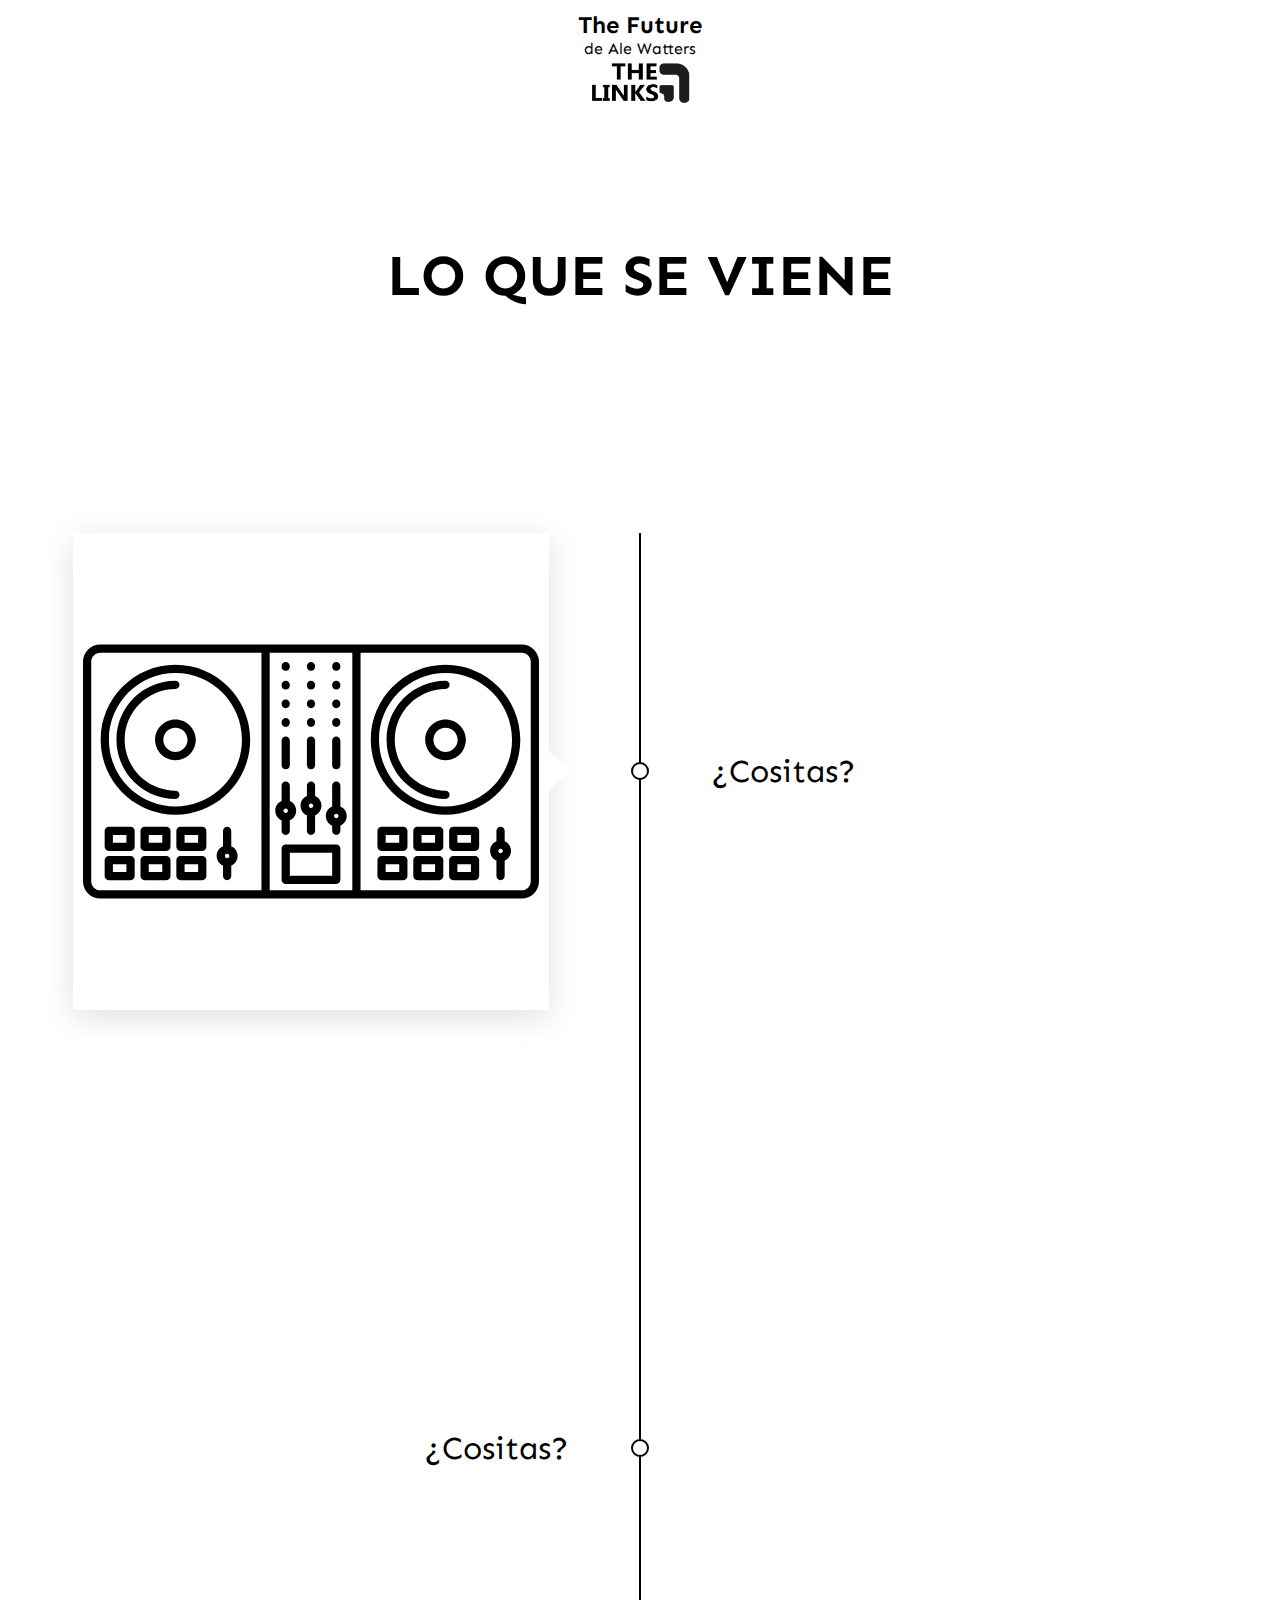
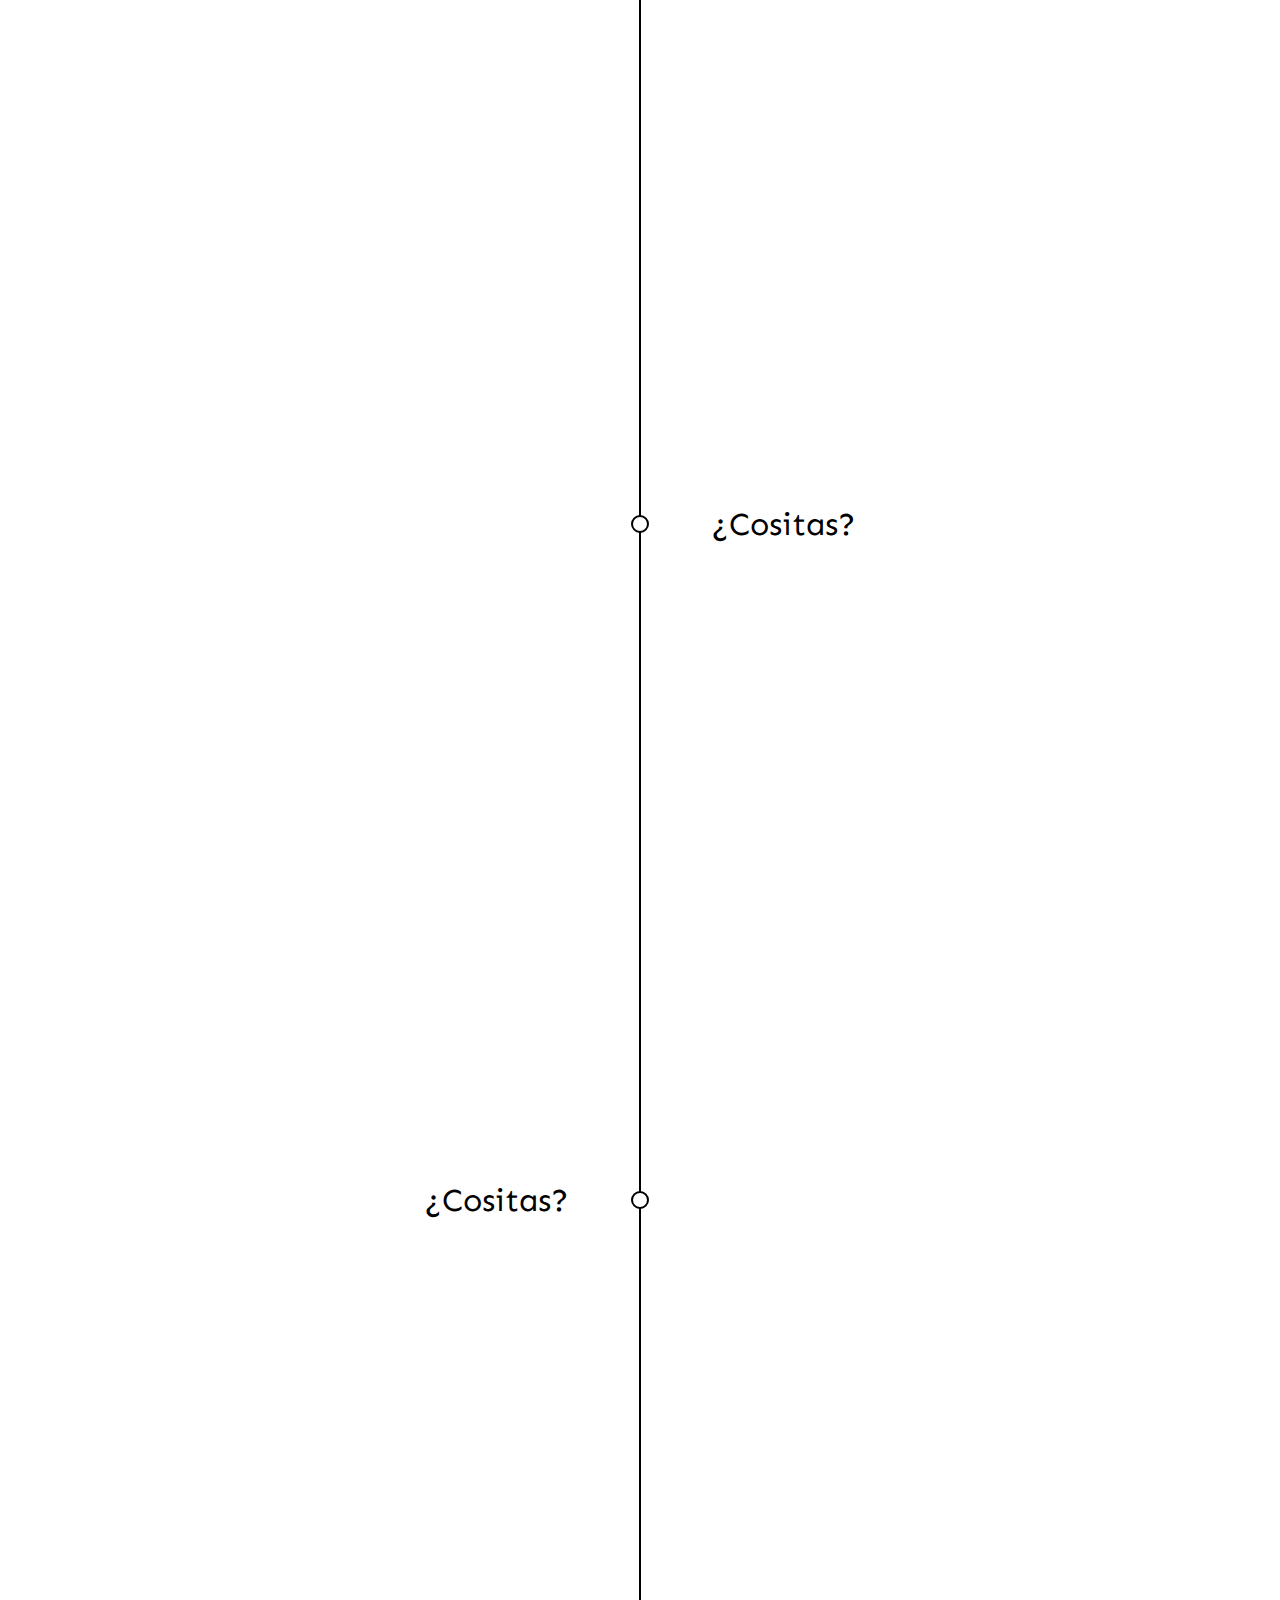
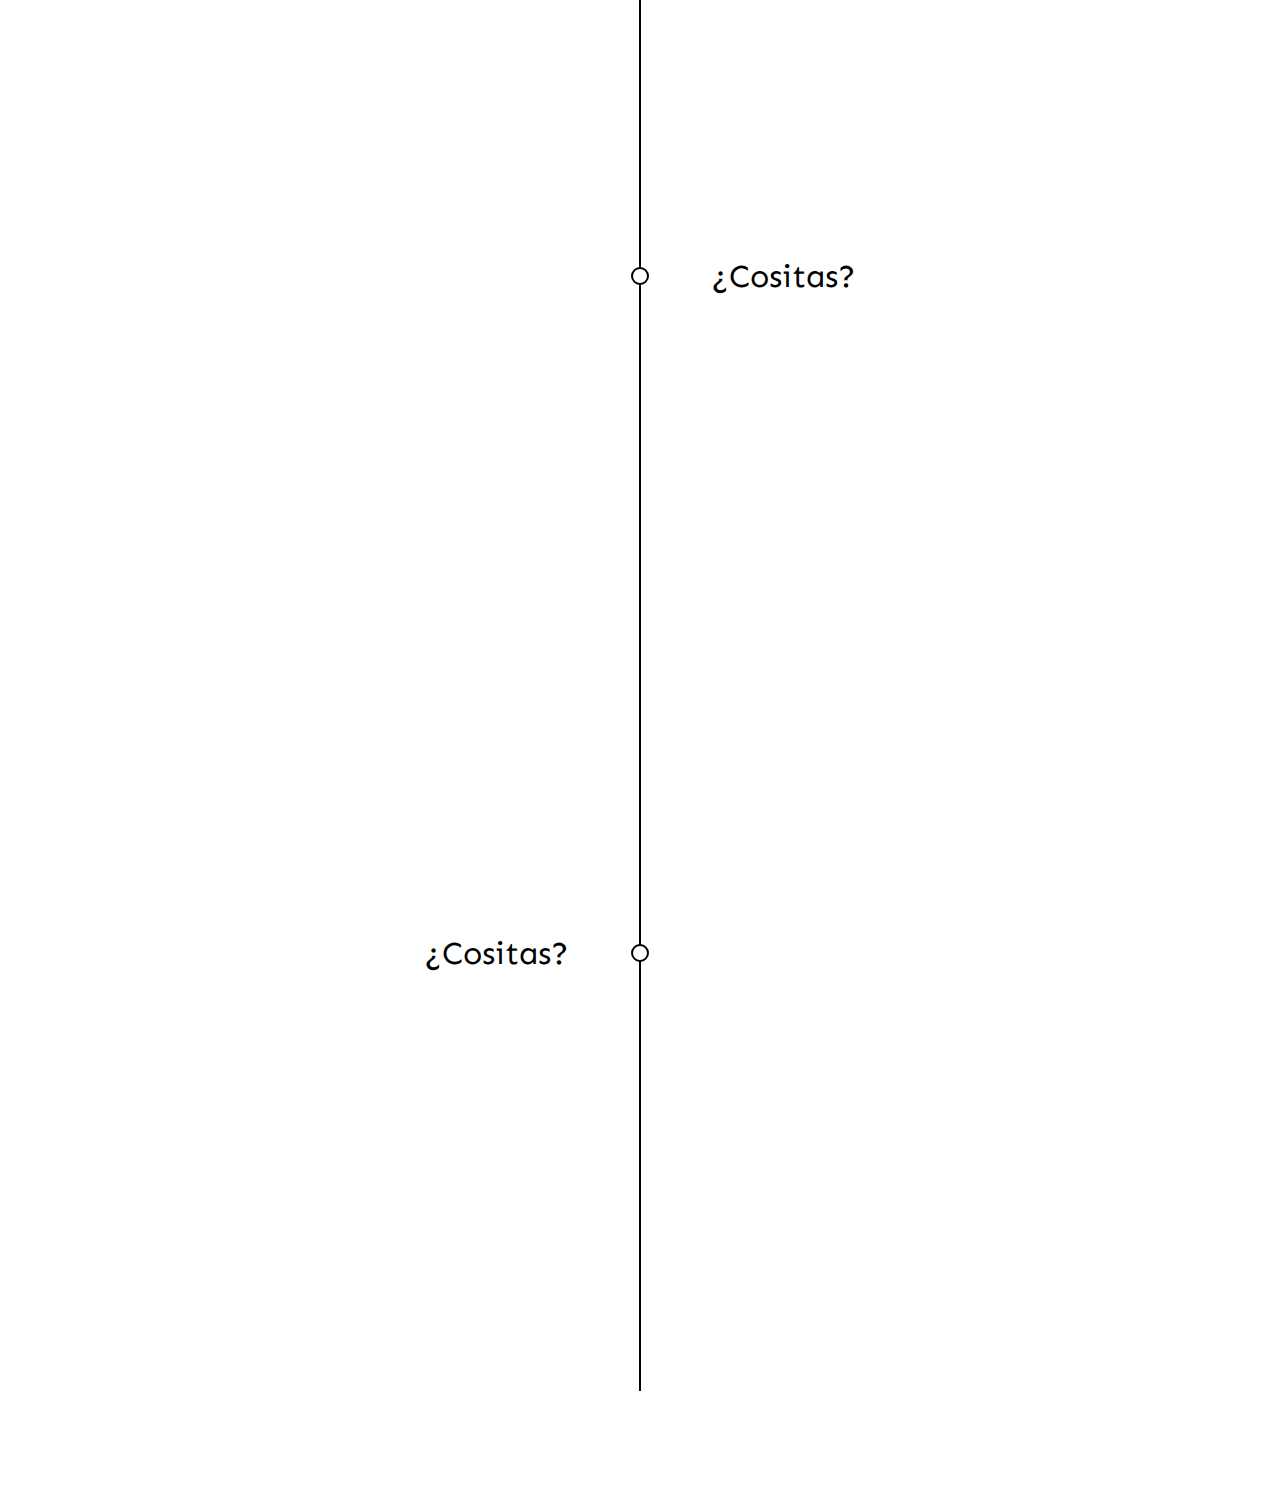
<file: pronto.html>
<!DOCTYPE html>
<html lang="en">
<head>
	<meta charset="UTF-8">
	<meta http-equiv="X-UA-Compatible" content="IE=edge">
	<meta name="viewport" content="width=device-width, initial-scale=1.0">
	<link rel="icon" href="fotosdetodo/reyylogo.png" type="image/x-icon" />
	<link rel="preconnect" href="https://fonts.googleapis.com">
	<link rel="preconnect" href="https://fonts.gstatic.com" crossorigin>
	<link href="https://fonts.googleapis.com/css2?family=Readex+Pro&display=swap" rel="stylesheet"> 
	<link href="https://fonts.googleapis.com/css2?family=Albert+Sans:ital,wght@0,100;0,200;0,400;1,100;1,200;1,300;1,400&family=Comfortaa:wght@300&family=Righteous&family=Sen&family=Work+Sans:wght@100;200;300;400;600;800&display=swap" rel="stylesheet">
	<link href="https://unpkg.com/aos@2.3.1/dist/aos.css" rel="stylesheet">
	<link rel="stylesheet" href="pronto.css">
	<title>Ale Watters lo que se viene </title>
	<style>
		 #content {

           text-align: center;
        padding: 10px;
        }
	</style>
</head>
<body>
	<div id="content">
        <h2>The Future</h2>
        <p>de Ale Watters</p>
        <div id="logo-container">
            <img src="fotosdetodo/reyylogo.png" alt="Descripción de la imagen" width="100">
        </div>
	<div class="hero">
		<h1>Lo que se viene</h1>
	</div>
	<div class="container">
		<div class="evento">
			<div class="foto" data-aos="fade-up">
				<img src="sorry/sorryword.svg" alt="">
			</div>
			<h3 class="fecha">¿Cositas?</h3>
		</div>
		<div class="evento">
			<div class="foto" data-aos="fade-down">
				<img src="sorry/sorryword.svg" alt="">
			</div>
			<h3 class="fecha">¿Cositas?</h3>
		</div>
		<div class="evento">
			<div class="foto" data-aos="fade-left">
				<img src="sorry/sorryword.svg" alt="">
			</div>
			<h3 class="fecha">¿Cositas?</h3>
		</div>
		<div class="evento">
			<div class="foto" data-aos="fade-right">
				<img src="sorry/sorryword.svg" alt="">
			</div>
			<h3 class="fecha">¿Cositas?</h3>
		</div>
		<div class="evento">
			<div class="foto" data-aos="fade-up">
				<img src="sorry/sorryword.svg" alt="">
			</div>
			<h3 class="fecha">¿Cositas?</h3>
		</div>
		<div class="evento">
			<div class="foto" data-aos="fade-up">
				<img src="sorry/sorryword.svg" alt="">
			</div>
			<h3 class="fecha">¿Cositas?</h3>
		</div>
	</div>


	<script src="https://unpkg.com/aos@2.3.1/dist/aos.js"></script>
	<script>
		AOS.init({
			duration: 1500,
			animatedClassName: 'aos-animate',
		});
	</script>
</body>
</html>
</file>
<file: pronto.css>
* {
	padding: 0;
	margin: 0;
	box-sizing: border-box;
}

body {
	background: white;
    font-family:  'Sen';
	color:black;
}

.hero {
	display: flex;
	align-items: center;
	justify-content: center;
	min-height: 35vh;
	font-size: 29px;
	text-transform: uppercase;
}

.container {
	width: 90%;
	max-width: 1200px;
	margin: 100px auto;
	display: flex;
	flex-direction: column;
	position: relative;
}

.container::after {
	content: "";
	width: 2px;
	height: 100%;
	background: black;
	position: absolute;
	top: 0;
	left: calc(50% - 1px);
	z-index: 1;
}

.evento {
	display: flex;
	justify-content: space-between;
	margin-bottom: 200px;
	position: relative;
}

.evento::after {
	content: "";
	display: block;
	width: 14px;
	height: 14px;
	border-radius: 100px;
	background: white;
	border: 2px solid black;
	position: absolute;
	z-index: 2;
	top: calc(50% - 9px);
	left: calc(50% - 9px);
}

.fecha {
	display: flex;
	align-items: center;
	justify-content: start;
	width: calc(42% + 20px);
	font-size: 32px;
	font-weight: normal;
}

.foto {
	width: 42%;
	border: 10px solid #fff;
	position: relative;
	box-shadow: rgba(100, 100, 111, 0.2) 0px 7px 29px 0px;
}

.foto::after {
	content: "";
	display: block;
	border: 20px solid transparent;
	border-left: 20px solid #fff;
	position: absolute;
	right: -50px;
	top: calc(50% - 20px);
}

.foto img {
	width: 100%;
	vertical-align: top;
}

.evento:nth-child(even) {
	flex-direction: row-reverse;
}

.evento:nth-child(even) .fecha {
	justify-content: end;
}

.evento:nth-child(even) .foto::after {
	content: "";
	border: 20px solid transparent;
	border-right: 20px solid #fff;
	right: initial;
	left: -50px;
}
</file>
